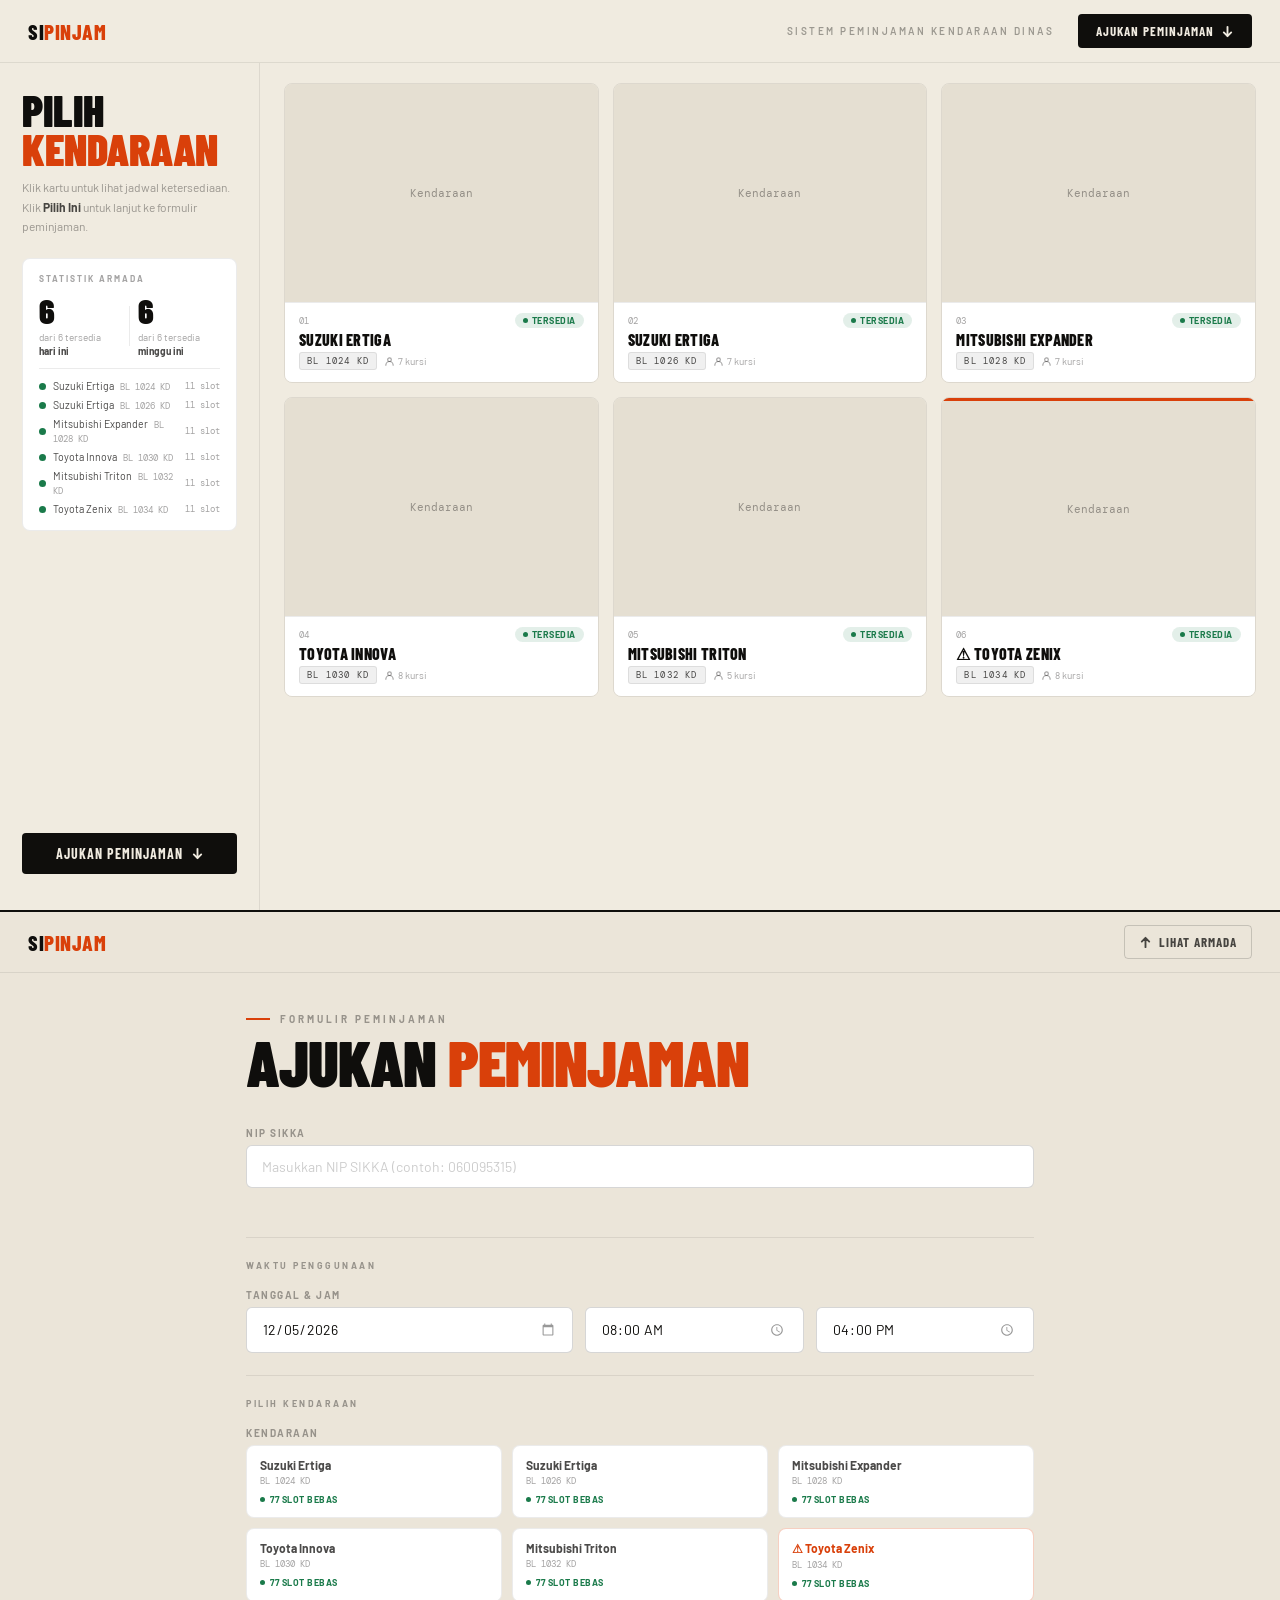
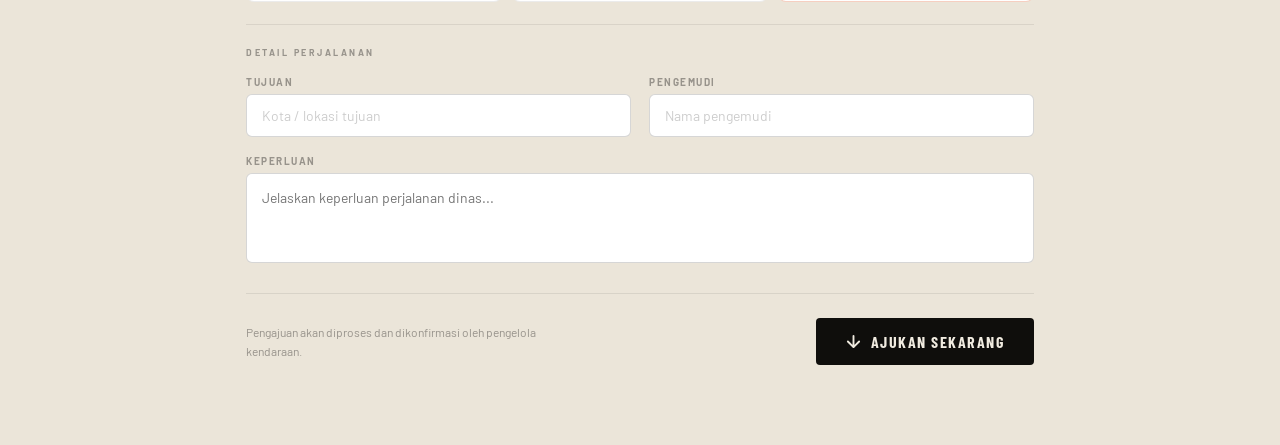
<file: index.html>
<!DOCTYPE html>
<html lang="id">
<head>
<meta charset="UTF-8">
<meta name="viewport" content="width=device-width, initial-scale=1.0">
<title>SIPINJAM — Sistem Peminjaman Kendaraan</title>
<link rel="stylesheet" href="style.css">
</head>
<body>

<!-- FLEET -->
<section class="fleet-section" id="fleet">
  <header class="fleet-header">
    <div class="logo-mark">
      <div class="logo-text">SI<span>PINJAM</span></div>
    </div>
    <div class="header-right">
      <span class="header-tagline">Sistem Peminjaman Kendaraan Dinas</span>
      <a href="#form" class="btn-form">
        Ajukan Peminjaman
        <svg width="13" height="13" viewBox="0 0 14 14" fill="none">
          <path d="M7 2v10M3 8l4 4 4-4" stroke="currentColor" stroke-width="2" stroke-linecap="round" stroke-linejoin="round"/>
        </svg>
      </a>
    </div>
  </header>

  <div class="fleet-body">

    <!-- ── LEFT PANEL: judul + stats + CTA ── -->
    <aside class="fleet-left">

      <div class="fleet-hero pop-in">
        <h1>
          <span class="line1">PILIH</span>
          <span class="line2">KENDARAAN</span>
        </h1>
        <p class="fleet-hero-sub">Klik kartu untuk lihat jadwal ketersediaan. Klik <strong>Pilih Ini</strong> untuk lanjut ke formulir peminjaman.</p>
      </div>

      <!-- SUMMARY ARMADA -->
      <div class="fleet-stats pop-in">
        <div class="stats-label">Statistik Armada</div>
        <div class="stats-row">
          <div class="stat-block">
            <div class="stat-num" id="statTodayNum">—</div>
            <div class="stat-desc">dari 6 tersedia<br><strong>hari ini</strong></div>
          </div>
          <div class="stat-sep"></div>
          <div class="stat-block">
            <div class="stat-num" id="statWeekNum">—</div>
            <div class="stat-desc">dari 6 tersedia<br><strong>minggu ini</strong></div>
          </div>
        </div>
        <div class="stats-vehicle-list" id="statVehicleList"></div>
      </div>

      <a href="#form" class="btn-ajukan pop-in">
        Ajukan Peminjaman
        <svg width="13" height="13" viewBox="0 0 14 14" fill="none">
          <path d="M7 2v10M3 8l4 4 4-4" stroke="currentColor" stroke-width="2" stroke-linecap="round" stroke-linejoin="round"/>
        </svg>
      </a>

    </aside>

    <!-- ── RIGHT PANEL: car grid ── -->
    <div class="fleet-right">
      <!-- scroll hint — hanya muncul di mobile -->
      <div class="carousel-scroll-hint" id="carouselHint">
        <div class="scroll-dots" id="scrollDots"></div>
        Geser untuk lihat semua →
      </div>
      <!-- container: grid di desktop, carousel di mobile -->
      <div class="car-container" id="carCarousel"></div>
    </div>

  </div>
</section>

<!-- FORM -->
<section class="form-section" id="form">
  <div class="form-topbar">
    <div class="logo-mark">
      <div class="logo-text">SI<span>PINJAM</span></div>
    </div>
    <div class="form-topbar-right">
      <a href="#fleet" class="btn-back">
        <svg width="13" height="13" viewBox="0 0 14 14" fill="none">
          <path d="M7 12V2M3 6l4-4 4 4" stroke="currentColor" stroke-width="2" stroke-linecap="round" stroke-linejoin="round"/>
        </svg>
        Lihat Armada
      </a>
    </div>
  </div>

  <div class="form-body">
    <div class="form-eyebrow pop-in">Formulir Peminjaman</div>
    <h2 class="form-heading pop-in">AJUKAN <span>PEMINJAMAN</span></h2>

    <div class="form-grid">

      <div class="form-group full pop-in">
        <label class="form-label">NIP SIKKA</label>
        <div class="input-wrap">
          <input type="text" id="nipInput"
                 placeholder="Masukkan NIP SIKKA (contoh: 060095315)"
                 autocomplete="off"
                 inputmode="numeric"
                 maxlength="20">
          <div class="nip-status" id="nipStatus"></div>
        </div>
      </div>

      <hr class="form-divider">
      <div class="form-section-label pop-in">Waktu Penggunaan</div>

      <div class="form-group full pop-in">
        <label class="form-label">Tanggal &amp; Jam</label>
        <div class="datetime-row">
          <input type="date" id="tglPinjam">
          <input type="time" id="jamMulai">
          <input type="time" id="jamSelesai">
        </div>
      </div>

      <hr class="form-divider">
      <div class="form-section-label pop-in">Pilih Kendaraan</div>

      <div class="form-group full pop-in">
        <label class="form-label">Kendaraan</label>
        <div class="car-select-grid" id="carSelectGrid"></div>
      </div>

      <hr class="form-divider">
      <div class="form-section-label pop-in">Detail Perjalanan</div>

      <div class="form-group pop-in">
        <label class="form-label">Tujuan</label>
        <input type="text" id="tujuan" placeholder="Kota / lokasi tujuan">
      </div>
      <div class="form-group pop-in">
        <label class="form-label">Pengemudi</label>
        <input type="text" id="pengemudi" placeholder="Nama pengemudi">
      </div>
      <div class="form-group full pop-in">
        <label class="form-label">Keperluan</label>
        <textarea id="keperluan" placeholder="Jelaskan keperluan perjalanan dinas..."></textarea>
      </div>

      <div class="submit-row pop-in">
        <p class="submit-note">Pengajuan akan diproses dan dikonfirmasi oleh pengelola kendaraan.</p>
        <button class="btn-submit" onclick="submitForm()">
          <svg width="15" height="15" viewBox="0 0 16 16" fill="none">
            <path d="M8 2v12M2 8l6 6 6-6" stroke="currentColor" stroke-width="2" stroke-linecap="round" stroke-linejoin="round"/>
          </svg>
          Ajukan Sekarang
        </button>
      </div>

    </div>
  </div>
</section>

<div class="toast" id="toast">
  <div class="toast-icon">✓</div>
  <div class="toast-text">
    <strong>Pengajuan Terkirim!</strong>
    <span id="toastMsg">Menunggu konfirmasi pengelola</span>
  </div>
</div>

<script>
// ─── CONFIG ─────────────────────────────────────────────
const SUPABASE_URL = 'https://mjlkrhqndhvfogrqzksx.supabase.co';
const SUPABASE_KEY = 'eyJhbGciOiJIUzI1NiIsInR5cCI6IkpXVCJ9.eyJpc3MiOiJzdXBhYmFzZSIsInJlZiI6Im1qbGtyaHFuZGh2Zm9ncnF6a3N4Iiwicm9sZSI6ImFub24iLCJpYXQiOjE3Nzk0MzM1NTQsImV4cCI6MjA5NTAwOTU1NH0.afDALYTv_VOA5s4o-QgniCCHleNUb2INrQcur6ix-RQ';

// ─── VEHICLES ───────────────────────────────────────────
const STORAGE_BASE = `${SUPABASE_URL}/storage/v1/object/public/mobil-photos`;
const MOBIL = [
  { id: 1, nama: "Suzuki Ertiga",       plat: "BL 1024 KD", kapasitas: 7, img: `${STORAGE_BASE}/ertiga-1024.jpg`   },
  { id: 2, nama: "Suzuki Ertiga",       plat: "BL 1026 KD", kapasitas: 7, img: `${STORAGE_BASE}/ertiga-1026.jpg`   },
  { id: 3, nama: "Mitsubishi Expander", plat: "BL 1028 KD", kapasitas: 7, img: `${STORAGE_BASE}/expander-1028.jpg` },
  { id: 4, nama: "Toyota Innova",       plat: "BL 1030 KD", kapasitas: 8, img: `${STORAGE_BASE}/innova-1030.jpg`   },
  { id: 5, nama: "Mitsubishi Triton",   plat: "BL 1032 KD", kapasitas: 5, img: `${STORAGE_BASE}/triton-1032.jpg`   },
  { id: 6, nama: "Toyota Zenix",        plat: "BL 1034 KD", kapasitas: 8, img: `${STORAGE_BASE}/zenix-1034.jpg`, darurat: true },
];

const DAYS  = ['Sen','Sel','Rab','Kam','Jum','Sab','Min'];
const HOURS = ['07','08','09','10','11','12','13','14','15','16','17'];

const BOOKINGS = (() => {
  const b = {};
  MOBIL.forEach(m => {
    b[m.id] = {};
    DAYS.forEach((d, di) => {
      b[m.id][di] = {};
      HOURS.forEach(h => { b[m.id][di][h] = false; });
    });
  });
  return b;
})();

// Cek apakah kita di mode desktop (grid) atau mobile (carousel)
function isDesktop() { return window.innerWidth > 900; }

// ─── STATS ───────────────────────────────────────────────
function updateStats() {
  const todayIdx = (new Date().getDay() + 6) % 7; // Mon=0, ..., Sun=6
  let todayFree = 0, weekFree = 0;

  const vehicleItems = MOBIL.map(m => {
    // Hari ini: punya minimal 1 slot bebas
    const freeTodaySlots = HOURS.filter(h => !BOOKINGS[m.id][todayIdx][h]).length;
    const isFreeTodayAny = freeTodaySlots > 0;
    if (isFreeTodayAny) todayFree++;

    // Minggu ini: > 40% slot bebas
    let freeTotal = 0;
    const totalSlots = DAYS.length * HOURS.length;
    DAYS.forEach((d, di) => HOURS.forEach(h => { if (!BOOKINGS[m.id][di][h]) freeTotal++; }));
    const isFreeMinggu = freeTotal > totalSlots * 0.4;
    if (isFreeMinggu) weekFree++;

    return { m, isFreeTodayAny, freeTodaySlots, isFreeMinggu };
  });

  document.getElementById('statTodayNum').textContent = `${todayFree}`;
  document.getElementById('statWeekNum').textContent  = `${weekFree}`;

  // Vehicle list per kendaraan
  const listEl = document.getElementById('statVehicleList');
  listEl.innerHTML = vehicleItems.map(({ m, isFreeTodayAny, freeTodaySlots }) => `
    <div class="stat-vehicle-item">
      <span class="stat-vehicle-dot ${isFreeTodayAny ? 'free' : 'busy'}"></span>
      <span class="stat-vehicle-name">${m.nama} <span class="stat-vehicle-plat">${m.plat}</span></span>
      <span class="stat-vehicle-slots">${isFreeTodayAny ? freeTodaySlots + ' slot' : 'Penuh'}</span>
    </div>
  `).join('');
}

// ─── RENDER CARDS ───────────────────────────────────────
function renderCards() {
  const container  = document.getElementById('carCarousel');
  const selectGrid = document.getElementById('carSelectGrid');
  container.innerHTML   = '';
  selectGrid.innerHTML  = '';

  // Scroll dots — hanya relevan di mobile
  const dotsEl = document.getElementById('scrollDots');
  dotsEl.innerHTML = '';
  MOBIL.forEach((_, i) => {
    const d = document.createElement('div');
    d.className = 'scroll-dot' + (i === 0 ? ' active' : '');
    dotsEl.appendChild(d);
  });

  MOBIL.forEach((m, idx) => {
    let freeCount = 0;
    const totalSlots = DAYS.length * HOURS.length;
    DAYS.forEach((d, di) => HOURS.forEach(h => { if (!BOOKINGS[m.id][di][h]) freeCount++; }));
    const isFree = freeCount > totalSlots * 0.4;

    const card = document.createElement('div');
    card.className = 'car-card' + (m.darurat ? ' darurat' : '');
    card.id = `card-${m.id}`;

    const schedRows = HOURS.map(h => `
      <div class="sched-hour-row">
        <div class="sched-hour-label">${h}</div>
        ${DAYS.map((d, di) => `<div class="sched-cell ${BOOKINGS[m.id][di][h] ? 'booked' : 'free'}" title="${d} ${h}:00"></div>`).join('')}
      </div>
    `).join('');

    card.innerHTML = `
      <div class="card-inner">
        <!-- FRONT -->
        <div class="card-face card-front">
          <div class="card-photo">
            <img src="${m.img}" alt="${m.nama}"
                 onerror="this.style.display='none';this.parentElement.innerHTML='<div class=\\'card-photo-placeholder\\'>Kendaraan</div>'">
            <div class="card-flip-hint">
              <svg width="10" height="10" viewBox="0 0 12 12" fill="none">
                <path d="M2 6h8M6 3l3 3-3 3" stroke="currentColor" stroke-width="1.5" stroke-linecap="round" stroke-linejoin="round"/>
              </svg>
              Lihat Jadwal
            </div>
          </div>
          <div class="card-info">
            <div class="card-info-top">
              <div class="card-num">${String(idx+1).padStart(2,'0')}</div>
              <div class="card-avail ${isFree ? 'free' : 'busy'}">${isFree ? 'Tersedia' : 'Sibuk'}</div>
            </div>
            <div class="card-car-name">${m.darurat ? '⚠ ' : ''}${m.nama}</div>
            <div class="card-car-meta">
              <div class="card-plate">${m.plat}</div>
              <div class="card-capacity">
                <svg width="11" height="11" viewBox="0 0 12 12" fill="none">
                  <circle cx="6" cy="4" r="2" stroke="currentColor" stroke-width="1.3"/>
                  <path d="M2 10c0-2.2 1.8-4 4-4s4 1.8 4 4" stroke="currentColor" stroke-width="1.3" stroke-linecap="round"/>
                </svg>
                ${m.kapasitas} kursi
              </div>
            </div>
          </div>
        </div>

        <!-- BACK -->
        <div class="card-face card-back">
          <div class="card-back-content">
            <div class="back-header">
              <div>
                <div class="back-car-name">${m.darurat ? '⚠ ' : ''}${m.nama}</div>
                <div class="back-plate">${m.plat} · ${m.kapasitas} kursi</div>
              </div>
              <div class="back-flip-btn" id="flipbtn-${m.id}">
                <svg width="12" height="12" viewBox="0 0 12 12" fill="none">
                  <path d="M10 6H2M6 9L3 6l3-3" stroke="currentColor" stroke-width="1.5" stroke-linecap="round" stroke-linejoin="round"/>
                </svg>
              </div>
            </div>
            <div class="back-schedule-title">Jadwal Minggu Ini</div>
            <div class="sched-grid">
              <div class="sched-days-row">
                <div></div>
                ${DAYS.map(d => `<div class="sched-day-label">${d}</div>`).join('')}
              </div>
              ${schedRows}
            </div>
            <div class="back-footer">
              <div class="back-legend">
                <div class="legend-chip"><div class="legend-chip-dot free"></div>Tersedia</div>
                <div class="legend-chip"><div class="legend-chip-dot booked"></div>Terpakai</div>
              </div>
              <button class="back-select-btn" id="selbtn-${m.id}">
                <svg width="11" height="11" viewBox="0 0 12 12" fill="none">
                  <path d="M2 6h8M6 2l4 4-4 4" stroke="currentColor" stroke-width="1.6" stroke-linecap="round" stroke-linejoin="round"/>
                </svg>
                Pilih Ini
              </button>
            </div>
          </div>
        </div>
      </div>
    `;

    // Touch logic (mobile)
    let touchStartX = 0, touchStartY = 0, touchMoved = false;
    card.addEventListener('touchstart', (e) => {
      touchStartX = e.touches[0].clientX;
      touchStartY = e.touches[0].clientY;
      touchMoved = false;
    }, { passive: true });
    card.addEventListener('touchmove', (e) => {
      if (Math.abs(e.touches[0].clientX - touchStartX) > 8 ||
          Math.abs(e.touches[0].clientY - touchStartY) > 8) touchMoved = true;
    }, { passive: true });
    card.addEventListener('touchend', (e) => {
      if (touchMoved) return;
      if (e.target.closest(`#flipbtn-${m.id}`) || e.target.closest(`#selbtn-${m.id}`)) return;
      e.preventDefault(); // cegah click event ikut jalan → kartu tidak balik 2x
      card.classList.toggle('flipped');
    });

    // Click logic (desktop)
    card.addEventListener('click', (e) => {
      if (e.target.closest(`#flipbtn-${m.id}`) || e.target.closest(`#selbtn-${m.id}`)) return;
      card.classList.toggle('flipped');
    });

    // Flip-back button
    card.querySelector(`#flipbtn-${m.id}`).addEventListener('click',    (e) => { e.stopPropagation(); card.classList.remove('flipped'); });
    card.querySelector(`#flipbtn-${m.id}`).addEventListener('touchend', (e) => { e.stopPropagation(); e.preventDefault(); card.classList.remove('flipped'); });

    // Pilih Ini
    card.querySelector(`#selbtn-${m.id}`).addEventListener('click', (e) => {
      e.stopPropagation();
      selectCarForm(m.id);
      document.getElementById('form').scrollIntoView({ behavior: 'smooth' });
    });
    card.querySelector(`#selbtn-${m.id}`).addEventListener('touchend', (e) => {
      e.stopPropagation(); e.preventDefault();
      selectCarForm(m.id);
      document.getElementById('form').scrollIntoView({ behavior: 'smooth' });
    });

    container.appendChild(card);
    setTimeout(() => card.classList.add('visible'), 50 + idx * 60);

    // Form option tile
    const opt = document.createElement('div');
    opt.className = 'car-option pop-in' + (m.darurat ? ' darurat' : '');
    opt.id = `caropt-${m.id}`;
    opt.innerHTML = `
      <div class="car-option-name">${m.darurat ? '⚠ ' : ''}${m.nama}</div>
      <div class="car-option-plate">${m.plat}</div>
      <div class="car-option-avail">${freeCount} slot bebas</div>
    `;
    opt.addEventListener('click', () => selectCarForm(m.id));
    selectGrid.appendChild(opt);
  });

  // Scroll dots update — hanya aktif di mobile
  container.addEventListener('scroll', () => {
    if (isDesktop()) return;
    const cardW = container.firstChild ? container.firstChild.offsetWidth : 1;
    const idx = Math.round(container.scrollLeft / cardW);
    document.querySelectorAll('.scroll-dot').forEach((d, i) => {
      d.classList.toggle('active', i === idx);
    });
  });

  // Drag-scroll hanya di mobile
  if (!isDesktop()) enableDragScroll(container);

  updateStats();
}

function enableDragScroll(el) {
  let isDown = false, startX, scrollLeft;
  el.addEventListener('mousedown', (e) => {
    isDown = true; el.style.cursor = 'grabbing';
    startX = e.pageX - el.offsetLeft;
    scrollLeft = el.scrollLeft;
  });
  el.addEventListener('mouseleave', () => { isDown = false; el.style.cursor = 'grab'; });
  el.addEventListener('mouseup',    () => { isDown = false; el.style.cursor = 'grab'; });
  el.addEventListener('mousemove',  (e) => {
    if (!isDown) return;
    e.preventDefault();
    el.scrollLeft = scrollLeft - (e.pageX - el.offsetLeft - startX) * 1.5;
  });
}

// Re-render on resize (desktop ↔ mobile breakpoint)
let resizeTimer;
window.addEventListener('resize', () => {
  clearTimeout(resizeTimer);
  resizeTimer = setTimeout(() => renderCards(), 200);
});

let selectedCarId = null;
function selectCarForm(id) {
  selectedCarId = id;
  document.querySelectorAll('.car-option').forEach(o => o.classList.remove('chosen'));
  document.getElementById(`caropt-${id}`).classList.add('chosen');
  document.querySelectorAll('.car-card').forEach(c => c.classList.remove('selected-card'));
  document.getElementById(`card-${id}`).classList.add('selected-card');
}

// ─── NIP LOOKUP ─────────────────────────────────────────
let nipTimer = null, resolvedNip = null, resolvedNama = null, resolvedSeksi = null;
const nipInput = document.getElementById('nipInput');
const nipStatus = document.getElementById('nipStatus');

function resetLookup() {
  resolvedNip = resolvedNama = resolvedSeksi = null;
  nipStatus.className = 'nip-status';
  nipStatus.innerHTML = '';
}

nipInput.addEventListener('input', function() {
  clearTimeout(nipTimer);
  const val = this.value.trim();
  if (!val) { resetLookup(); return; }
  nipStatus.className = 'nip-status loading';
  nipStatus.innerHTML = '<span class="nip-spinner-inline"></span> Mencari...';

  nipTimer = setTimeout(async () => {
    try {
      const url = `${SUPABASE_URL}/rest/v1/pegawai?nip_sikka=eq.${encodeURIComponent(val)}&select=nama,seksi&limit=1`;
      const res = await fetch(url, {
        headers: { 'apikey': SUPABASE_KEY, 'Authorization': `Bearer ${SUPABASE_KEY}` }
      });

      // Baca sebagai text dulu supaya bisa log raw response
      const raw = await res.text();
      console.log('[NIP lookup] status:', res.status, '| body:', raw);

      if (!res.ok) {
        resetLookup();
        nipStatus.className = 'nip-status error';
        // Tampilkan error asli Supabase supaya bisa didiagnosa
        let msg = raw;
        try { msg = JSON.parse(raw).message || raw; } catch(_){}
        nipStatus.innerHTML = `HTTP ${res.status}: ${msg.slice(0, 120)}`;
        return;
      }

      const data = JSON.parse(raw);
      if (Array.isArray(data) && data.length > 0) {
        resolvedNip   = val;
        resolvedNama  = data[0].nama;
        resolvedSeksi = data[0].seksi;
        nipStatus.className = 'nip-status found';
        nipStatus.innerHTML = `<svg width="13" height="13" viewBox="0 0 14 14" fill="none"><path d="M2.5 7.5l3.5 3.5 5.5-6" stroke="currentColor" stroke-width="2" stroke-linecap="round" stroke-linejoin="round"/></svg> Data ditemukan`;
      } else {
        resetLookup();
        nipStatus.className = 'nip-status error';
        // Tampilkan raw response jika bukan array yang diharapkan
        const hint = Array.isArray(data) ? 'NIP tidak ada di tabel.' : `Resp tidak terduga: ${raw.slice(0,80)}`;
        nipStatus.innerHTML = hint;
      }
    } catch(e) {
      nipStatus.className = 'nip-status error';
      nipStatus.innerHTML = `JS error: ${e.message}`;
    }
  }, 600);
});

// ─── DATE DEFAULTS ─────────────────────────────────────
function setDateDefault() {
  const today = new Date();
  const y  = today.getFullYear();
  const mo = String(today.getMonth()+1).padStart(2,'0');
  const d  = String(today.getDate()).padStart(2,'0');
  document.getElementById('tglPinjam').value  = `${y}-${mo}-${d}`;
  document.getElementById('jamMulai').value   = '08:00';
  document.getElementById('jamSelesai').value = '16:00';
}

// ─── SUBMIT ─────────────────────────────────────────────
async function submitForm() {
  const tgl      = document.getElementById('tglPinjam').value;
  const jamMulai = document.getElementById('jamMulai').value;
  const jamSelesai = document.getElementById('jamSelesai').value;
  const tujuan   = document.getElementById('tujuan').value.trim();
  const pengemudi= document.getElementById('pengemudi').value.trim();
  const keperluan= document.getElementById('keperluan').value.trim();

  if (!resolvedNama) { alert('NIP SIKKA tidak ditemukan. Pastikan NIP benar.'); return; }
  if (!tgl)          { alert('Isi tanggal pinjam.'); return; }
  if (!selectedCarId){ alert('Pilih kendaraan terlebih dahulu.'); return; }

  const mobil = MOBIL.find(m => m.id === selectedCarId);
  const btn   = document.querySelector('.btn-submit');
  btn.disabled = true; btn.textContent = 'Mengirim...';

  try {
    const res = await fetch(`${SUPABASE_URL}/rest/v1/bookings`, {
      method: 'POST',
      headers: {
        'Content-Type': 'application/json',
        'apikey': SUPABASE_KEY,
        'Authorization': `Bearer ${SUPABASE_KEY}`,
        'Prefer': 'return=minimal'
      },
      body: JSON.stringify({
        nip_sikka: resolvedNip, nama: resolvedNama, seksi: resolvedSeksi,
        tanggal: tgl, jam_mulai: jamMulai, jam_selesai: jamSelesai,
        kendaraan: mobil.nama, plat: mobil.plat,
        tujuan, pengemudi, keperluan, status: 'Pending'
      })
    });
    if (!res.ok) throw new Error(await res.text());

    document.getElementById('toastMsg').textContent =
      `${resolvedNama} · ${mobil.nama} · ${new Date(tgl).toLocaleDateString('id-ID',{day:'numeric',month:'short',year:'numeric'})} ${jamMulai}`;
    document.getElementById('toast').classList.add('show');
    setTimeout(() => document.getElementById('toast').classList.remove('show'), 4500);

    nipInput.value = ''; resetLookup();
    ['tujuan','pengemudi','keperluan'].forEach(id => document.getElementById(id).value = '');
    document.querySelectorAll('.car-option').forEach(o => o.classList.remove('chosen'));
    document.querySelectorAll('.car-card').forEach(c => c.classList.remove('selected-card'));
    selectedCarId = null;
    setDateDefault();

  } catch(err) {
    alert('Gagal mengirim: ' + err.message);
  } finally {
    btn.disabled = false;
    btn.innerHTML = `<svg width="15" height="15" viewBox="0 0 16 16" fill="none"><path d="M8 2v12M2 8l6 6 6-6" stroke="currentColor" stroke-width="2" stroke-linecap="round" stroke-linejoin="round"/></svg> Ajukan Sekarang`;
  }
}

// ─── LOAD BOOKINGS ──────────────────────────────────────
async function loadBookings() {
  try {
    const today = new Date();
    const mon = new Date(today);
    mon.setDate(today.getDate() - ((today.getDay() + 6) % 7));
    const sun = new Date(mon); sun.setDate(mon.getDate() + 6);
    const fmt = d => d.toISOString().split('T')[0];
    const res = await fetch(
      `${SUPABASE_URL}/rest/v1/bookings?tanggal=gte.${fmt(mon)}&tanggal=lte.${fmt(sun)}&status=eq.Disetujui&select=tanggal,jam_mulai,jam_selesai,plat`,
      { headers: { 'apikey': SUPABASE_KEY, 'Authorization': `Bearer ${SUPABASE_KEY}` } }
    );
    if (!res.ok) return;
    const data = await res.json();
    data.forEach(b => {
      const mobil = MOBIL.find(m => m.plat === b.plat);
      if (!mobil) return;
      const tglDate = new Date(b.tanggal + 'T00:00:00');
      const monDate = new Date(mon.toISOString().split('T')[0] + 'T00:00:00');
      const diffDays = Math.round((tglDate - monDate) / 86400000);
      if (diffDays < 0 || diffDays > 6) return;
      const startH = parseInt(b.jam_mulai), endH = parseInt(b.jam_selesai);
      HOURS.forEach(h => { if (parseInt(h) >= startH && parseInt(h) < endH) BOOKINGS[mobil.id][diffDays][h] = true; });
    });
  } catch(e) { console.warn('Gagal load bookings:', e); }
}

// ─── SCROLL ANIMATION ───────────────────────────────────
function initScrollAnimations() {
  const obs = new IntersectionObserver((entries) => {
    entries.forEach(e => { if (e.isIntersecting) { e.target.classList.add('visible'); obs.unobserve(e.target); } });
  }, { threshold: 0.12, rootMargin: '0px 0px -40px 0px' });
  document.querySelectorAll('.pop-in').forEach(el => obs.observe(el));
}

// ─── INIT ───────────────────────────────────────────────
setDateDefault();
loadBookings().then(() => {
  renderCards();
  requestAnimationFrame(() => initScrollAnimations());
});

setInterval(() => {
  MOBIL.forEach(m => DAYS.forEach((d,di) => HOURS.forEach(h => { BOOKINGS[m.id][di][h] = false; })));
  loadBookings().then(() => renderCards());
}, 60000);
</script>
</body>
</html>
</file>
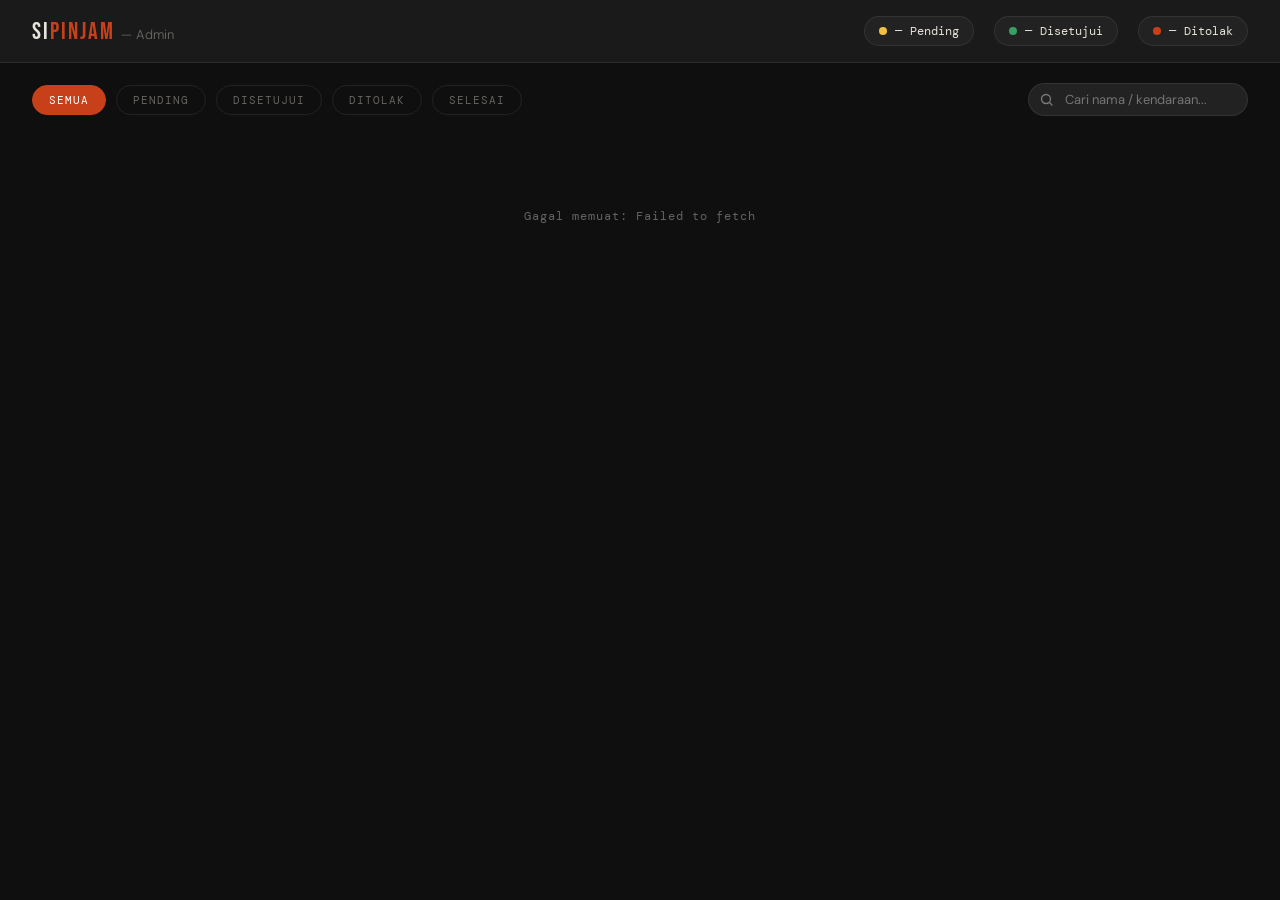
<file: admin.html>
<!DOCTYPE html>
<html lang="id">
<head>
<meta charset="UTF-8">
<meta name="viewport" content="width=device-width, initial-scale=1.0">
<title>SIPINJAM — Admin</title>
<link href="https://fonts.googleapis.com/css2?family=Bebas+Neue&family=DM+Sans:ital,wght@0,300;0,400;0,500;0,700&family=DM+Mono:wght@400;500&display=swap" rel="stylesheet">
<link rel="stylesheet" href="admin.css">
</head>
<body>

<div class="topbar">
  <div class="logo">SI<span>PINJAM</span> <span style="font-size:13px;color:var(--muted);font-family:'DM Sans';font-weight:300;letter-spacing:0">— Admin</span></div>
  <div class="topbar-right">
    <div class="stat-pill"><div class="dot dot-pending"></div><span id="cnt-pending">—</span> Pending</div>
    <div class="stat-pill"><div class="dot dot-approved"></div><span id="cnt-approved">—</span> Disetujui</div>
    <div class="stat-pill"><div class="dot dot-rejected"></div><span id="cnt-rejected">—</span> Ditolak</div>
  </div>
</div>

<div class="filter-bar">
  <button class="filter-btn active" onclick="setFilter('Semua', this)">SEMUA</button>
  <button class="filter-btn" onclick="setFilter('Pending', this)">PENDING</button>
  <button class="filter-btn" onclick="setFilter('Disetujui', this)">DISETUJUI</button>
  <button class="filter-btn" onclick="setFilter('Ditolak', this)">DITOLAK</button>
  <button class="filter-btn" onclick="setFilter('Selesai', this)">SELESAI</button>
  <div class="search-wrap">
    <svg width="14" height="14" viewBox="0 0 14 14" fill="none">
      <circle cx="6" cy="6" r="4.5" stroke="white" stroke-width="1.3"/>
      <path d="M9.5 9.5L12 12" stroke="white" stroke-width="1.3" stroke-linecap="round"/>
    </svg>
    <input type="text" id="searchInput" placeholder="Cari nama / kendaraan..." oninput="renderTable()">
  </div>
</div>

<div class="last-refresh" id="lastRefresh"></div>

<div class="table-wrap">
  <div class="loading" id="loadingState">MEMUAT DATA...</div>
  <table id="mainTable" style="display:none">
    <thead>
      <tr>
        <th>#</th>
        <th>NAMA / NIP</th>
        <th>KENDARAAN</th>
        <th>WAKTU</th>
        <th>TUJUAN / KEPERLUAN</th>
        <th>STATUS</th>
        <th>AKSI</th>
      </tr>
    </thead>
    <tbody id="tableBody"></tbody>
  </table>
  <div class="empty" id="emptyState" style="display:none">
    <svg width="48" height="48" viewBox="0 0 48 48" fill="none">
      <rect x="8" y="12" width="32" height="28" rx="3" stroke="white" stroke-width="2"/>
      <path d="M16 20h16M16 28h10" stroke="white" stroke-width="2" stroke-linecap="round"/>
    </svg>
    <div>Tidak ada pengajuan ditemukan</div>
  </div>
</div>

<div class="toast" id="toast">
  <div class="toast-icon" id="toastIcon">✓</div>
  <div id="toastMsg">—</div>
</div>

<script>
// ══════════════════════════════════════════════════════
// SUPABASE CONFIG — sama dengan index.html
// ══════════════════════════════════════════════════════
const SUPABASE_URL = 'https://mjlkrhqndhvfogrqzksx.supabase.co';
const SUPABASE_KEY = 'sb_publishable_p0JUgSQQFDE3I14pK53mOg_2YXf050m';

const HEADERS = {
  'apikey':        SUPABASE_KEY,
  'Authorization': `Bearer ${SUPABASE_KEY}`,
  'Content-Type':  'application/json'
};

let allData    = [];
let activeFilter = 'Semua';

// ── FETCH ALL BOOKINGS ──────────────────────────────
async function fetchBookings() {
  const res = await fetch(
    `${SUPABASE_URL}/rest/v1/bookings?order=timestamp.desc&select=*`,
    { headers: HEADERS }
  );
  if (!res.ok) throw new Error(await res.text());
  return res.json();
}

// ── UPDATE STATUS ───────────────────────────────────
async function updateStatus(id, status) {
  const res = await fetch(
    `${SUPABASE_URL}/rest/v1/bookings?id=eq.${id}`,
    {
      method: 'PATCH',
      headers: { ...HEADERS, 'Prefer': 'return=minimal' },
      body: JSON.stringify({ status })
    }
  );
  if (!res.ok) throw new Error(await res.text());
}

// ── FORMAT HELPERS ──────────────────────────────────
function fmtDate(d) {
  if (!d) return '—';
  const dt = new Date(d + 'T00:00:00');
  return dt.toLocaleDateString('id-ID', { day: 'numeric', month: 'short', year: 'numeric' });
}
function fmtTs(ts) {
  if (!ts) return '—';
  return new Date(ts).toLocaleString('id-ID', { day: 'numeric', month: 'short', year: 'numeric', hour: '2-digit', minute: '2-digit' });
}
function badgeHtml(status) {
  const map = {
    'Pending':   ['badge-pending',  '●'],
    'Disetujui': ['badge-approved', '✓'],
    'Ditolak':   ['badge-rejected', '✕'],
    'Selesai':   ['badge-done',     '■'],
  };
  const [cls, icon] = map[status] || ['badge-pending', '●'];
  return `<span class="badge ${cls}">${icon} ${status}</span>`;
}
function actionsHtml(row) {
  if (row.status === 'Pending') {
    return `
      <div class="actions">
        <button class="btn-acc"   onclick="doAction(${row.id},'Disetujui')">✓ Setujui</button>
        <button class="btn-tolak" onclick="doAction(${row.id},'Ditolak')">✕ Tolak</button>
      </div>`;
  }
  if (row.status === 'Disetujui') {
    return `
      <div class="actions">
        <button class="btn-selesai" onclick="doAction(${row.id},'Selesai')">■ Selesai</button>
        <button class="btn-tolak"   onclick="doAction(${row.id},'Ditolak')">✕ Tolak</button>
      </div>`;
  }
  return `<div class="actions"><span style="font-size:11px;color:var(--muted);font-family:'DM Mono'">—</span></div>`;
}

// ── RENDER TABLE ────────────────────────────────────
function renderTable() {
  const q = document.getElementById('searchInput').value.toLowerCase().trim();
  let rows = allData;

  if (activeFilter !== 'Semua') {
    rows = rows.filter(r => r.status === activeFilter);
  }
  if (q) {
    rows = rows.filter(r =>
      (r.nama       || '').toLowerCase().includes(q) ||
      (r.kendaraan  || '').toLowerCase().includes(q) ||
      (r.plat       || '').toLowerCase().includes(q) ||
      (r.seksi      || '').toLowerCase().includes(q) ||
      (r.tujuan     || '').toLowerCase().includes(q)
    );
  }

  const tbody = document.getElementById('tableBody');
  if (rows.length === 0) {
    document.getElementById('mainTable').style.display = 'none';
    document.getElementById('emptyState').style.display = 'block';
    return;
  }
  document.getElementById('mainTable').style.display = 'table';
  document.getElementById('emptyState').style.display = 'none';

  tbody.innerHTML = rows.map((r, i) => `
    <tr id="row-${r.id}">
      <td class="td-no">${i + 1}</td>
      <td class="td-nama">
        <strong>${r.nama || '—'}</strong>
        <span>${r.nip || ''} · ${r.seksi || ''}</span>
      </td>
      <td class="td-kendaraan">
        <strong>${r.kendaraan || '—'}</strong>
        <span>${r.plat || ''}</span>
      </td>
      <td class="td-waktu">
        <strong>${fmtDate(r.tanggal)}</strong>
        ${r.jam_mulai || '?'} – ${r.jam_selesai || '?'}
        <br><span style="font-size:10px;opacity:.5">${fmtTs(r.timestamp)}</span>
      </td>
      <td class="td-tujuan">
        <div>${r.tujuan || '—'}</div>
        <div class="keperluan">${r.keperluan || ''}</div>
      </td>
      <td>${badgeHtml(r.status)}</td>
      <td>${actionsHtml(r)}</td>
    </tr>
  `).join('');
}

// ── UPDATE COUNTS ────────────────────────────────────
function updateCounts() {
  document.getElementById('cnt-pending').textContent  = allData.filter(r => r.status === 'Pending').length;
  document.getElementById('cnt-approved').textContent = allData.filter(r => r.status === 'Disetujui').length;
  document.getElementById('cnt-rejected').textContent = allData.filter(r => r.status === 'Ditolak').length;
}

// ── ACTION ───────────────────────────────────────────
async function doAction(id, status) {
  const row = document.getElementById(`row-${id}`);
  if (row) row.style.opacity = '0.4';

  try {
    await updateStatus(id, status);
    const idx = allData.findIndex(r => r.id === id);
    if (idx > -1) allData[idx].status = status;
    updateCounts();
    renderTable();
    showToast(
      status === 'Disetujui' ? '✓' : status === 'Ditolak' ? '✕' : '■',
      `Pengajuan ${status === 'Disetujui' ? 'disetujui' : status === 'Ditolak' ? 'ditolak' : 'ditandai selesai'}`
    );
  } catch (e) {
    if (row) row.style.opacity = '1';
    showToast('!', 'Gagal: ' + e.message);
  }
}

// ── FILTER ───────────────────────────────────────────
function setFilter(f, btn) {
  activeFilter = f;
  document.querySelectorAll('.filter-btn').forEach(b => {
    b.classList.remove('active', 'active-green');
  });
  btn.classList.add('active');
  renderTable();
}

// ── TOAST ────────────────────────────────────────────
function showToast(icon, msg) {
  document.getElementById('toastIcon').textContent = icon;
  document.getElementById('toastMsg').textContent  = msg;
  const t = document.getElementById('toast');
  t.classList.add('show');
  setTimeout(() => t.classList.remove('show'), 3000);
}

// ── LOAD ─────────────────────────────────────────────
async function load() {
  try {
    allData = await fetchBookings();
    document.getElementById('loadingState').style.display = 'none';
    updateCounts();
    renderTable();
    document.getElementById('lastRefresh').textContent =
      'Terakhir diperbarui: ' + new Date().toLocaleTimeString('id-ID');
  } catch (e) {
    document.getElementById('loadingState').textContent = 'Gagal memuat: ' + e.message;
  }
}

// ── GRANT UPDATE untuk anon (jalankan SQL ini di Supabase jika belum):
// GRANT UPDATE ON public.bookings TO anon;
// ─────────────────────────────────────────

load();
// Auto-refresh tiap 30 detik
setInterval(load, 30000);
</script>
</body>
</html>
</file>
<file: style.css>
/* ═══════════════════════════════════════
   SIPINJAM — style.css v3
   Layout: sidebar kiri + grid 3×2 kanan di desktop
   Mobile: collapsed top + carousel
═══════════════════════════════════════ */

@import url('https://fonts.googleapis.com/css2?family=Barlow+Condensed:ital,wght@0,400;0,600;0,700;0,800;0,900;1,700&family=Barlow:wght@400;500;600;700&family=DM+Mono:wght@400;500&display=swap');

:root {
  --bg:          #f0ebe0;
  --bg2:         #ebe5d9;
  --surface:     #ffffff;
  --surface2:    #f7f3ec;
  --border:      rgba(0,0,0,0.08);
  --border2:     rgba(0,0,0,0.16);
  --ink:         #0f0e0c;
  --ink2:        rgba(15,14,12,0.75);
  --muted:       rgba(15,14,12,0.38);
  --accent:      #d9400a;
  --accent2:     #b83008;
  --accent-glow: rgba(217,64,10,0.25);
  --green:       #1a7a4a;
  --green-dim:   rgba(26,122,74,0.12);
  --red:         #d9400a;
  --red-dim:     rgba(217,64,10,0.1);
  --amber:       #b87a00;
  --amber-dim:   rgba(184,122,0,0.1);
  --r: 8px;
}

*, *::before, *::after { margin: 0; padding: 0; box-sizing: border-box; }
html { scroll-behavior: smooth; }
body {
  font-family: 'Barlow', sans-serif;
  background: var(--bg);
  color: var(--ink);
  overflow-x: hidden;
  -webkit-font-smoothing: antialiased;
}

/* ═══════════ HEADER ═══════════ */
.fleet-section { background: var(--bg); }

.fleet-header {
  padding: 14px 28px;
  display: flex; align-items: center; justify-content: space-between; gap: 20px;
  flex-wrap: wrap;
  border-bottom: 1px solid var(--border);
  position: sticky; top: 0; z-index: 20;
  background: rgba(240,235,224,0.95);
  backdrop-filter: blur(12px);
}
.logo-mark { display: flex; align-items: center; gap: 10px; }
.logo-text {
  font-family: 'Barlow Condensed', sans-serif;
  font-weight: 800; font-size: 21px;
  letter-spacing: 0.5px; text-transform: uppercase; color: var(--ink);
}
.logo-text span { color: var(--accent); }
.header-right { display: flex; align-items: center; gap: 24px; }
.header-tagline {
  font-size: 10px; font-weight: 600; letter-spacing: 2.5px;
  text-transform: uppercase; color: var(--muted);
}
.btn-form {
  display: inline-flex; align-items: center; gap: 7px;
  padding: 9px 18px; background: var(--ink); color: var(--bg);
  border-radius: 4px; font-family: 'Barlow Condensed', sans-serif;
  font-size: 13px; font-weight: 700; letter-spacing: 1px;
  text-decoration: none; text-transform: uppercase; transition: all .2s;
}
.btn-form:hover { background: var(--accent); transform: translateY(-1px); }

/* ═══════════ FLEET BODY — desktop grid layout ═══════════ */
.fleet-body {
  display: grid;
  /* kiri: panel judul 260px | kanan: grid kartu */
  grid-template-columns: 260px 1fr;
  min-height: calc(100vh - 53px);
}

/* ── LEFT PANEL ── */
.fleet-left {
  border-right: 1px solid var(--border);
  padding: 28px 22px 36px;
  display: flex; flex-direction: column; gap: 22px;
  position: sticky;
  top: 53px; /* tinggi header */
  height: calc(100vh - 53px);
  overflow-y: auto;
  scrollbar-width: none;
}
.fleet-left::-webkit-scrollbar { display: none; }

/* Hero title — jauh lebih kecil dari versi awal */
.fleet-hero h1 {
  font-family: 'Barlow Condensed', sans-serif;
  font-weight: 900;
  font-size: clamp(28px, 3.5vw, 44px);
  line-height: 0.88; letter-spacing: -0.5px; text-transform: uppercase;
}
.fleet-hero h1 .line1 { color: var(--ink); display: block; }
.fleet-hero h1 .line2 { color: var(--accent); display: block; }
.fleet-hero-sub {
  margin-top: 10px; font-size: 12px; color: var(--muted); line-height: 1.6;
}
.fleet-hero-sub strong { color: var(--ink2); }

/* Stats block */
.fleet-stats {
  background: var(--surface);
  border: 1px solid var(--border);
  border-radius: var(--r);
  padding: 14px 16px;
  display: flex; flex-direction: column; gap: 10px;
}
.stats-label {
  font-size: 8.5px; font-weight: 700; letter-spacing: 2px;
  text-transform: uppercase; color: var(--muted);
}
.stats-row {
  display: flex; align-items: center; gap: 8px;
}
.stat-block { flex: 1; }
.stat-num {
  font-family: 'Barlow Condensed', sans-serif;
  font-weight: 900; font-size: 34px; line-height: 1;
  color: var(--ink); letter-spacing: -1px;
}
.stat-desc {
  font-size: 10px; color: var(--muted); line-height: 1.4; margin-top: 2px;
}
.stat-desc strong { color: var(--ink2); font-weight: 700; }
.stat-sep {
  width: 1px; height: 40px; background: var(--border); flex-shrink: 0;
}

/* Per-vehicle list */
.stats-vehicle-list {
  display: flex; flex-direction: column; gap: 5px;
  border-top: 1px solid var(--border);
  padding-top: 10px;
}
.stat-vehicle-item {
  display: flex; align-items: center; gap: 7px;
  font-size: 10.5px; color: var(--ink2);
}
.stat-vehicle-dot {
  width: 7px; height: 7px; border-radius: 50%; flex-shrink: 0;
  animation: ping 2s ease-in-out infinite;
}
.stat-vehicle-dot.free  { background: var(--green); }
.stat-vehicle-dot.busy  { background: var(--red); animation: none; opacity: 0.5; }
.stat-vehicle-name { flex: 1; }
.stat-vehicle-plat {
  font-family: 'DM Mono', monospace; font-size: 9px;
  color: var(--muted); margin-left: 4px;
}
.stat-vehicle-slots {
  font-family: 'DM Mono', monospace; font-size: 9px; color: var(--muted); flex-shrink: 0;
}

/* Ajukan button di left panel */
.btn-ajukan {
  display: inline-flex; align-items: center; justify-content: center; gap: 8px;
  padding: 12px 20px; background: var(--ink); color: var(--bg);
  border-radius: 4px; font-family: 'Barlow Condensed', sans-serif;
  font-size: 14px; font-weight: 700; letter-spacing: 1px;
  text-decoration: none; text-transform: uppercase; transition: all .2s;
  margin-top: auto; /* dorong ke bawah */
}
.btn-ajukan:hover { background: var(--accent); transform: translateY(-1px); }

/* ── RIGHT PANEL ── */
.fleet-right {
  padding: 20px 24px 32px;
  overflow: hidden;
}

/* Scroll hint — HANYA desktop hide, mobile show */
.carousel-scroll-hint { display: none; }

/* ── CAR CONTAINER: GRID di desktop ── */
.car-container {
  display: grid;
  grid-template-columns: repeat(3, 1fr);
  gap: 14px;
}

/* ═══════════ FLIP CARD ═══════════ */
.car-card {
  /* Grid mode: width dari grid, no min-width needed */
  width: 100%;
  height: 300px;
  perspective: 1200px;
  cursor: pointer;
  border-radius: var(--r);
  overflow: hidden;
  border: 1px solid var(--border);
  opacity: 0;
  transform: translateY(20px);
  transition:
    opacity .45s cubic-bezier(.22,1,.36,1),
    transform .45s cubic-bezier(.22,1,.36,1),
    box-shadow .2s;
}
.car-card.visible { opacity: 1; transform: translateY(0); }
.car-card:hover   { box-shadow: 0 8px 28px rgba(0,0,0,0.1); }
.car-card:nth-child(1){ transition-delay: .03s; }
.car-card:nth-child(2){ transition-delay: .08s; }
.car-card:nth-child(3){ transition-delay: .13s; }
.car-card:nth-child(4){ transition-delay: .18s; }
.car-card:nth-child(5){ transition-delay: .23s; }
.car-card:nth-child(6){ transition-delay: .28s; }

.card-inner {
  position: relative; width: 100%; height: 100%;
  transform-style: preserve-3d;
  transition: transform .65s cubic-bezier(.645,.045,.355,1);
}
.car-card.flipped .card-inner { transform: rotateY(180deg); }

.card-face {
  position: absolute; inset: 0;
  backface-visibility: hidden;
  -webkit-backface-visibility: hidden;
  overflow: hidden;
}

/* FRONT */
.card-front {
  background: var(--surface2);
  display: flex; flex-direction: column;
}
.card-photo { flex: 1; overflow: hidden; position: relative; background: #e5dfd2; }
.card-photo img {
  width: 100%; height: 100%;
  object-fit: cover; object-position: center 55%;
  display: block;
  transition: transform .6s cubic-bezier(.25,.46,.45,.94);
}
.car-card:hover .card-photo img { transform: scale(1.04); }
.card-photo-placeholder {
  width: 100%; height: 100%;
  display: flex; align-items: center; justify-content: center;
  color: var(--muted); font-size: 11px; font-family: 'DM Mono', monospace;
}
.card-flip-hint {
  position: absolute; bottom: 8px; right: 8px;
  display: inline-flex; align-items: center; gap: 4px;
  padding: 4px 9px; background: rgba(15,14,12,0.6);
  backdrop-filter: blur(4px); color: white; border-radius: 20px;
  font-size: 9px; font-weight: 600; pointer-events: none;
  opacity: 0; transition: opacity .2s;
}
.car-card:hover .card-flip-hint { opacity: 1; }

.card-info {
  padding: 10px 14px 12px;
  background: var(--surface);
  border-top: 1px solid var(--border);
  flex-shrink: 0;
}
.card-info-top { display: flex; justify-content: space-between; align-items: center; margin-bottom: 4px; }
.card-num { font-family: 'DM Mono', monospace; font-size: 9px; color: var(--muted); }
.card-avail {
  display: flex; align-items: center; gap: 4px;
  font-size: 9px; font-weight: 700; padding: 2px 8px; border-radius: 20px;
  letter-spacing: 0.5px; text-transform: uppercase;
}
.card-avail.free { background: var(--green-dim); color: var(--green); }
.card-avail.busy { background: var(--red-dim); color: var(--red); }
.card-avail::before {
  content: ''; width: 5px; height: 5px; border-radius: 50%; background: currentColor;
  animation: ping 2s ease-in-out infinite;
}
@keyframes ping {
  0%,100% { opacity:1; transform:scale(1); }
  50%      { opacity:.5; transform:scale(.7); }
}
.card-car-name {
  font-family: 'Barlow Condensed', sans-serif;
  font-weight: 800; font-size: 16px; color: var(--ink);
  letter-spacing: 0.3px; line-height: 1; text-transform: uppercase;
}
.card-car-meta { display: flex; align-items: center; gap: 7px; flex-wrap: wrap; margin-top: 4px; }
.card-plate {
  font-family: 'DM Mono', monospace; font-size: 9px; color: var(--ink2);
  background: rgba(0,0,0,0.06); border: 1px solid var(--border);
  padding: 2px 7px; border-radius: 3px; letter-spacing: 1.2px;
}
.card-capacity {
  font-size: 10px; color: var(--muted);
  display: flex; align-items: center; gap: 3px;
}
.car-card.darurat .card-front { border-top: 3px solid var(--accent); }

/* BACK */
.card-back {
  transform: rotateY(180deg); background: var(--surface);
  border: none;
}
.card-back-content {
  position: absolute; inset: 0; padding: 14px;
  display: flex; flex-direction: column; gap: 8px; overflow: hidden;
}
.back-header { display: flex; justify-content: space-between; align-items: flex-start; flex-shrink: 0; }
.back-car-name {
  font-family: 'Barlow Condensed', sans-serif;
  font-weight: 800; font-size: 14px; color: var(--ink); text-transform: uppercase;
}
.back-plate { font-family: 'DM Mono', monospace; font-size: 8.5px; color: var(--muted); margin-top: 2px; }
.back-flip-btn {
  width: 26px; height: 26px; border-radius: 5px;
  background: rgba(0,0,0,0.05); border: 1px solid var(--border);
  display: flex; align-items: center; justify-content: center;
  cursor: pointer; transition: background .18s; flex-shrink: 0;
}
.back-flip-btn:hover { background: rgba(0,0,0,0.1); }
.back-schedule-title {
  font-size: 7.5px; font-weight: 700; letter-spacing: 2px; text-transform: uppercase;
  color: var(--muted); display: flex; align-items: center; gap: 8px; flex-shrink: 0;
}
.back-schedule-title::after { content: ''; flex: 1; height: 1px; background: var(--border); }

.sched-grid { flex: 1; overflow: hidden; display: flex; flex-direction: column; gap: 2px; }
.sched-days-row { display: grid; grid-template-columns: 24px repeat(7,1fr); gap: 2px; margin-bottom: 2px; }
.sched-day-label {
  font-family: 'DM Mono', monospace; font-size: 6.5px; color: var(--muted);
  text-align: center; letter-spacing: 0.2px; text-transform: uppercase;
}
.sched-hour-row { display: grid; grid-template-columns: 24px repeat(7,1fr); gap: 2px; }
.sched-hour-label {
  font-family: 'DM Mono', monospace; font-size: 6.5px; color: rgba(0,0,0,0.2);
  text-align: right; padding-right: 3px; display: flex; align-items: center; justify-content: flex-end;
}
.sched-cell { height: 12px; border-radius: 2px; }
.sched-cell.free   { background: rgba(26,122,74,0.2);  border: 1px solid rgba(26,122,74,0.1); }
.sched-cell.booked { background: rgba(217,64,10,0.22); border: 1px solid rgba(217,64,10,0.1); }

.back-footer {
  flex-shrink: 0; display: flex; align-items: center; justify-content: space-between;
  padding-top: 8px; border-top: 1px solid var(--border);
}
.back-legend { display: flex; gap: 10px; }
.legend-chip { display: flex; align-items: center; gap: 4px; font-size: 8.5px; color: var(--muted); }
.legend-chip-dot { width: 7px; height: 7px; border-radius: 2px; }
.legend-chip-dot.free   { background: rgba(26,122,74,0.45); }
.legend-chip-dot.booked { background: rgba(217,64,10,0.5); }

.back-select-btn {
  display: inline-flex; align-items: center; gap: 5px;
  padding: 7px 13px; background: var(--ink); color: var(--bg);
  border: none; border-radius: 4px; font-family: 'Barlow Condensed', sans-serif;
  font-size: 12px; font-weight: 700; letter-spacing: 1px; text-transform: uppercase;
  cursor: pointer; transition: all .2s cubic-bezier(.34,1.2,.64,1);
}
.back-select-btn:hover { background: var(--accent); transform: translateY(-1px); }
.car-card.selected-card .back-select-btn { background: var(--green); color: white; }

/* ═══════════ SCROLL POP ANIMATION ═══════════ */
.pop-in {
  opacity: 0; transform: translateY(18px);
  transition: opacity .5s cubic-bezier(.22,1,.36,1), transform .5s cubic-bezier(.22,1,.36,1);
}
.pop-in.visible { opacity: 1; transform: translateY(0); }
.pop-in:nth-child(1){ transition-delay:.00s; }
.pop-in:nth-child(2){ transition-delay:.07s; }
.pop-in:nth-child(3){ transition-delay:.14s; }
.pop-in:nth-child(4){ transition-delay:.21s; }
.pop-in:nth-child(5){ transition-delay:.28s; }

/* ═══════════ FORM SECTION ═══════════ */
.form-section {
  background: var(--bg2); min-height: 100vh; padding: 0;
  border-top: 2px solid var(--ink);
}
.form-topbar {
  padding: 13px 28px; border-bottom: 1px solid var(--border);
  display: flex; align-items: center; justify-content: space-between;
  gap: 20px; flex-wrap: wrap;
  position: sticky; top: 0;
  background: rgba(235,229,217,0.92); backdrop-filter: blur(16px); z-index: 10;
}
.btn-back {
  display: inline-flex; align-items: center; gap: 7px; padding: 8px 14px;
  border: 1px solid var(--border2); color: var(--ink2); border-radius: 4px;
  font-family: 'Barlow Condensed', sans-serif; font-size: 13px; font-weight: 700;
  letter-spacing: 1px; text-decoration: none; transition: all .2s;
  background: transparent; cursor: pointer; text-transform: uppercase;
}
.btn-back:hover { background: var(--ink); color: var(--bg); }

.form-body {
  padding: 40px 36px 80px; max-width: 860px; margin: 0 auto;
}
.form-eyebrow {
  font-size: 10px; font-weight: 700; letter-spacing: 3px; text-transform: uppercase;
  color: var(--muted); margin-bottom: 8px; display: flex; align-items: center; gap: 10px;
}
.form-eyebrow::before { content: ''; width: 24px; height: 2px; background: var(--accent); }
.form-heading {
  font-family: 'Barlow Condensed', sans-serif; font-weight: 900;
  font-size: clamp(36px, 5.5vw, 64px); letter-spacing: -1px; line-height: 0.9;
  margin-bottom: 36px; text-transform: uppercase;
}
.form-heading span { color: var(--accent); }

.form-grid { display: grid; grid-template-columns: 1fr 1fr; gap: 18px; }
.form-group { display: flex; flex-direction: column; gap: 6px; }
.form-group.full { grid-column: 1/-1; }
.form-label {
  font-size: 10px; font-weight: 700; letter-spacing: 1.5px;
  text-transform: uppercase; color: var(--muted);
}
.input-wrap { position: relative; }

input[type="text"], input[type="date"], input[type="time"], textarea {
  width: 100%; padding: 12px 15px;
  background: var(--surface); border: 1px solid var(--border2); border-radius: 6px;
  color: var(--ink); font-family: 'Barlow', sans-serif; font-size: 14px; outline: none;
  transition: border-color .2s, box-shadow .2s;
  -webkit-appearance: none; appearance: none;
}
input:focus, textarea:focus {
  border-color: var(--accent); box-shadow: 0 0 0 3px var(--red-dim);
}
input::placeholder { color: rgba(0,0,0,0.2); }
input[type="date"]::-webkit-calendar-picker-indicator,
input[type="time"]::-webkit-calendar-picker-indicator { opacity: 0.4; }

/* NIP status */
.nip-status {
  margin-top: 7px; font-size: 12px; min-height: 20px;
  display: flex; align-items: center; gap: 6px; transition: all .25s;
}
.nip-status.loading { color: var(--muted); }
.nip-status.found   { color: var(--green); font-weight: 600; }
.nip-status.error   { color: var(--red); }
.nip-status svg     { flex-shrink: 0; }
.nip-spinner-inline {
  display: inline-block; width: 12px; height: 12px;
  border: 2px solid var(--border2); border-top-color: var(--accent);
  border-radius: 50%; animation: spin .7s linear infinite; vertical-align: middle;
}
@keyframes spin { to { transform: rotate(360deg); } }

.datetime-row { display: grid; grid-template-columns: 1.5fr 1fr 1fr; gap: 12px; }
.form-divider { grid-column: 1/-1; height: 1px; background: var(--border); border: none; margin: 4px 0; }
.form-section-label {
  grid-column: 1/-1; font-size: 9px; font-weight: 700;
  letter-spacing: 2.5px; text-transform: uppercase; color: var(--muted);
}

.car-select-grid { display: grid; grid-template-columns: repeat(3, 1fr); gap: 10px; }
.car-option {
  border: 1px solid var(--border); border-radius: 8px; padding: 12px 13px;
  cursor: pointer; transition: all .2s cubic-bezier(.34,1.2,.64,1);
  display: flex; flex-direction: column; gap: 3px; background: var(--surface);
}
.car-option:hover { border-color: var(--border2); transform: translateY(-2px); box-shadow: 0 6px 20px rgba(0,0,0,0.08); }
.car-option.chosen { border-color: var(--accent); box-shadow: 0 0 0 3px var(--red-dim); }
.car-option.chosen .car-option-name { color: var(--accent); }
.car-option-name { font-size: 12px; font-weight: 700; color: var(--ink2); }
.car-option-plate { font-family: 'DM Mono', monospace; font-size: 9px; color: var(--muted); }
.car-option-avail {
  font-size: 9px; color: var(--green); margin-top: 4px; font-weight: 700;
  display: flex; align-items: center; gap: 5px; text-transform: uppercase; letter-spacing: 0.5px;
}
.car-option-avail::before { content: ''; width: 5px; height: 5px; border-radius: 50%; background: var(--green); }
.car-option.darurat { border-color: rgba(217,64,10,0.25); }
.car-option.darurat .car-option-name { color: var(--red); }

textarea { resize: none; height: 90px; line-height: 1.65; }
.submit-row {
  grid-column: 1/-1; display: flex; align-items: center; justify-content: space-between;
  margin-top: 12px; padding-top: 24px; border-top: 1px solid var(--border); gap: 20px;
}
.submit-note { font-size: 12px; color: var(--muted); max-width: 300px; line-height: 1.6; }
.btn-submit {
  display: flex; align-items: center; gap: 10px; padding: 14px 30px;
  background: var(--ink); color: var(--bg); border: none; border-radius: 4px;
  font-family: 'Barlow Condensed', sans-serif; font-size: 16px; font-weight: 700;
  letter-spacing: 1.5px; text-transform: uppercase; cursor: pointer;
  transition: all .2s cubic-bezier(.34,1.4,.64,1);
}
.btn-submit:hover { background: var(--accent); transform: translateY(-2px); box-shadow: 0 8px 24px var(--accent-glow); }
.btn-submit:disabled { opacity: 0.5; cursor: not-allowed; transform: none; }

/* TOAST */
.toast {
  position: fixed; bottom: 24px; right: 24px; background: var(--surface);
  border: 1px solid rgba(26,122,74,0.3); color: var(--ink); padding: 14px 18px;
  border-radius: 10px; box-shadow: 0 12px 40px rgba(0,0,0,0.15);
  transform: translateY(80px) scale(0.95); opacity: 0;
  transition: all .45s cubic-bezier(.34,1.56,.64,1);
  z-index: 999; display: flex; align-items: center; gap: 14px;
}
.toast.show { transform: translateY(0) scale(1); opacity: 1; }
.toast-icon {
  width: 30px; height: 30px; background: var(--green); border-radius: 50%;
  display: flex; align-items: center; justify-content: center; font-size: 13px; color: white;
}
.toast-text strong { display: block; font-weight: 700; font-size: 13px; margin-bottom: 2px; }
.toast-text span { color: var(--muted); font-size: 10px; font-family: 'DM Mono', monospace; }

::-webkit-scrollbar { width: 4px; }
::-webkit-scrollbar-track { background: transparent; }
::-webkit-scrollbar-thumb { background: rgba(0,0,0,0.15); border-radius: 4px; }

/* ═══════════ RESPONSIVE ═══════════ */

/* Medium desktop — grid tetap 3 col tapi left panel lebih kecil */
@media (max-width: 1200px) {
  .fleet-body { grid-template-columns: 220px 1fr; }
}

/* Tablet / small laptop — switch ke mobile layout */
@media (max-width: 900px) {
  .fleet-body { grid-template-columns: 1fr; min-height: auto; }

  /* Left panel: horizontal compact bar di atas */
  .fleet-left {
    position: static; height: auto; max-height: none;
    border-right: none; border-bottom: 1px solid var(--border);
    padding: 16px 20px 14px;
    flex-direction: row; flex-wrap: wrap; gap: 14px; align-items: center;
  }
  .fleet-hero { flex: 1 1 auto; }
  .fleet-hero h1 { font-size: 28px; }
  .fleet-hero-sub { display: none; }
  .fleet-stats { flex: 1 1 200px; }
  .stats-vehicle-list { display: none; } /* sembunyikan list di mobile */
  .btn-ajukan { display: none; } /* CTA sudah ada di header */

  /* Right panel: carousel */
  .fleet-right { padding: 0; }
  .carousel-scroll-hint {
    display: flex; align-items: center; gap: 10px;
    padding: 10px 20px 8px;
    font-size: 10px; font-weight: 600; letter-spacing: 2px;
    text-transform: uppercase; color: var(--muted);
  }
  .scroll-dots { display: flex; gap: 5px; align-items: center; }
  .scroll-dot {
    width: 20px; height: 3px; border-radius: 2px;
    background: var(--ink); opacity: 0.15; transition: opacity .3s, width .3s;
  }
  .scroll-dot.active { opacity: 0.9; width: 28px; }

  /* Carousel override */
  .car-container {
    display: flex !important;
    overflow-x: auto;
    scroll-snap-type: x mandatory;
    -webkit-overflow-scrolling: touch;
    scrollbar-width: none;
    gap: 0;
    cursor: grab;
  }
  .car-container::-webkit-scrollbar { display: none; }
  .car-container:active { cursor: grabbing; }

  .car-card {
    min-width: 80%;
    width: 80%;
    height: 320px;
    border-radius: 0;
    border: none;
    border-right: 1px solid var(--border);
    scroll-snap-align: start;
    flex-shrink: 0;
  }
  .car-card:hover { box-shadow: none; }
}

/* Mobile kecil */
@media (max-width: 600px) {
  .fleet-left { gap: 10px; }
  .fleet-header { padding: 12px 16px; }
  .header-tagline { display: none; }
  .btn-form { padding: 8px 14px; font-size: 12px; }
  .car-card { min-width: 88%; width: 88%; height: 290px; }
  .form-body { padding: 28px 16px 60px; }
  .form-topbar { padding: 12px 16px; }
  .form-grid { grid-template-columns: 1fr; }
  .form-group.full { grid-column: 1; }
  .datetime-row { grid-template-columns: 1fr 1fr; }
  .car-select-grid { grid-template-columns: 1fr 1fr; }
  .submit-row { flex-direction: column; align-items: stretch; }
  .btn-submit { justify-content: center; }
  input[type="text"], input[type="date"], input[type="time"], textarea { font-size: 16px; }
}

@media (max-width: 420px) {
  .datetime-row { grid-template-columns: 1fr; }
  .car-select-grid { grid-template-columns: 1fr; }
}
</file>
<file: admin.css>
:root {
    --bg:        #0f0f0f;
    --surface:   #1a1a1a;
    --surface2:  #222222;
    --border:    rgba(255,255,255,.08);
    --text:      #e8e4dc;
    --muted:     rgba(232,228,220,.4);
    --rust:      #c8401a;
    --rust-light:#e05a30;
    --green:     #2d7a4f;
    --green-light:#3a9e64;
    --yellow:    #b8860b;
    --yellow-bg: rgba(184,134,11,.12);
    --red-bg:    rgba(200,64,26,.12);
    --green-bg:  rgba(45,122,79,.12);
    --done-bg:   rgba(80,80,80,.15);
  }

  * { margin: 0; padding: 0; box-sizing: border-box; }
  body { background: var(--bg); color: var(--text); font-family: 'DM Sans', sans-serif; min-height: 100vh; }

  /* ── TOPBAR ── */
  .topbar {
    display: flex; align-items: center; justify-content: space-between;
    padding: 16px 32px;
    border-bottom: 1px solid var(--border);
    background: var(--surface);
    position: sticky; top: 0; z-index: 100;
  }
  .logo { font-family: 'Bebas Neue'; font-size: 24px; letter-spacing: 2px; }
  .logo span { color: var(--rust); }
  .topbar-right { display: flex; align-items: center; gap: 20px; }
  .stat-pill {
    display: flex; align-items: center; gap: 8px;
    background: var(--surface2); border: 1px solid var(--border);
    border-radius: 20px; padding: 6px 14px;
    font-family: 'DM Mono'; font-size: 12px;
  }
  .stat-pill .dot { width: 8px; height: 8px; border-radius: 50%; }
  .dot-pending  { background: #f0c040; }
  .dot-approved { background: var(--green-light); }
  .dot-rejected { background: var(--rust); }
  .dot-done     { background: #888; }

  /* ── FILTER BAR ── */
  .filter-bar {
    display: flex; gap: 10px; padding: 20px 32px;
    flex-wrap: wrap; align-items: center;
  }
  .filter-btn {
    font-family: 'DM Mono'; font-size: 11px; letter-spacing: 1px;
    padding: 7px 16px; border-radius: 20px; cursor: pointer;
    border: 1px solid var(--border); background: transparent;
    color: var(--muted); transition: all .2s;
  }
  .filter-btn:hover { color: var(--text); border-color: rgba(255,255,255,.2); }
  .filter-btn.active { background: var(--rust); border-color: var(--rust); color: #fff; }
  .filter-btn.active-green { background: var(--green); border-color: var(--green); color: #fff; }
  .search-wrap { margin-left: auto; position: relative; }
  .search-wrap input {
    background: var(--surface2); border: 1px solid var(--border);
    color: var(--text); font-family: 'DM Sans'; font-size: 13px;
    padding: 7px 14px 7px 36px; border-radius: 20px; width: 220px;
    outline: none; transition: border .2s;
  }
  .search-wrap input:focus { border-color: var(--rust); }
  .search-wrap svg { position: absolute; left: 12px; top: 50%; transform: translateY(-50%); opacity: .4; }

  /* ── TABLE ── */
  .table-wrap { padding: 0 32px 40px; overflow-x: auto; }
  table { width: 100%; border-collapse: collapse; min-width: 900px; }
  thead th {
    font-family: 'DM Mono'; font-size: 10px; letter-spacing: 1.5px;
    color: var(--muted); text-align: left; padding: 10px 14px;
    border-bottom: 1px solid var(--border); white-space: nowrap;
  }
  tbody tr {
    border-bottom: 1px solid var(--border);
    transition: background .15s;
  }
  tbody tr:hover { background: rgba(255,255,255,.03); }
  tbody td { padding: 14px; font-size: 13px; vertical-align: middle; }

  .td-no { font-family: 'DM Mono'; font-size: 11px; color: var(--muted); width: 40px; }
  .td-nama strong { display: block; font-size: 14px; font-weight: 500; }
  .td-nama span { font-size: 11px; color: var(--muted); font-family: 'DM Mono'; }
  .td-kendaraan strong { display: block; font-size: 13px; }
  .td-kendaraan span { font-size: 11px; color: var(--muted); font-family: 'DM Mono'; }
  .td-waktu { font-family: 'DM Mono'; font-size: 11px; line-height: 1.7; color: var(--muted); }
  .td-waktu strong { display: block; color: var(--text); font-size: 12px; }
  .td-tujuan { font-size: 12px; max-width: 160px; }
  .td-tujuan .keperluan { font-size: 11px; color: var(--muted); margin-top: 2px; display: -webkit-box; -webkit-line-clamp: 2; -webkit-box-orient: vertical; overflow: hidden; }

  /* STATUS BADGE */
  .badge {
    display: inline-flex; align-items: center; gap: 5px;
    font-family: 'DM Mono'; font-size: 10px; letter-spacing: .5px;
    padding: 4px 10px; border-radius: 20px; font-weight: 500; white-space: nowrap;
  }
  .badge-pending  { background: var(--yellow-bg);  color: #f0c040; border: 1px solid rgba(240,192,64,.2); }
  .badge-approved { background: var(--green-bg);   color: var(--green-light); border: 1px solid rgba(58,158,100,.2); }
  .badge-rejected { background: var(--red-bg);     color: var(--rust-light); border: 1px solid rgba(200,64,26,.2); }
  .badge-done     { background: var(--done-bg);    color: #888; border: 1px solid rgba(128,128,128,.2); }

  /* ACTION BUTTONS */
  .actions { display: flex; gap: 6px; }
  .btn-acc, .btn-tolak, .btn-selesai {
    font-family: 'DM Mono'; font-size: 10px; letter-spacing: .5px;
    padding: 5px 12px; border-radius: 6px; cursor: pointer;
    border: 1px solid; transition: all .2s; white-space: nowrap;
  }
  .btn-acc   { background: var(--green-bg);  color: var(--green-light); border-color: rgba(58,158,100,.3); }
  .btn-acc:hover { background: var(--green); color: #fff; border-color: var(--green); }
  .btn-tolak { background: var(--red-bg);    color: var(--rust-light);  border-color: rgba(200,64,26,.3); }
  .btn-tolak:hover { background: var(--rust); color: #fff; border-color: var(--rust); }
  .btn-selesai { background: var(--done-bg); color: #888; border-color: rgba(128,128,128,.2); }
  .btn-selesai:hover { background: #333; color: var(--text); }
  .btn-disabled { opacity: .3; pointer-events: none; }

  /* ── EMPTY STATE ── */
  .empty {
    text-align: center; padding: 80px 20px;
    color: var(--muted); font-family: 'DM Mono'; font-size: 13px;
  }
  .empty svg { opacity: .2; margin-bottom: 16px; }

  /* ── LOADING ── */
  .loading {
    text-align: center; padding: 60px;
    color: var(--muted); font-family: 'DM Mono'; font-size: 12px; letter-spacing: 1px;
  }
  @keyframes pulse { 0%,100%{opacity:.3} 50%{opacity:1} }
  .loading { animation: pulse 1.5s infinite; }

  /* ── TOAST ── */
  .toast {
    position: fixed; bottom: 28px; left: 50%; transform: translateX(-50%) translateY(20px);
    background: var(--surface2); border: 1px solid var(--border);
    color: var(--text); padding: 12px 20px; border-radius: 10px;
    font-size: 13px; display: flex; align-items: center; gap: 10px;
    opacity: 0; transition: all .3s; pointer-events: none; white-space: nowrap; z-index: 999;
    box-shadow: 0 8px 32px rgba(0,0,0,.5);
  }
  .toast.show { opacity: 1; transform: translateX(-50%) translateY(0); }
  .toast-icon { font-size: 16px; }

  /* ── TIMESTAMP ── */
  .last-refresh { font-family: 'DM Mono'; font-size: 10px; color: var(--muted); padding: 0 32px 12px; }

  /* ── RESPONSIVE ── */
  @media (max-width: 600px) {
    .topbar { padding: 12px 16px; }
    .filter-bar { padding: 12px 16px; }
    .table-wrap { padding: 0 0 40px; }
    .search-wrap { margin-left: 0; width: 100%; }
    .search-wrap input { width: 100%; }
    .topbar-right .stat-pill { display: none; }
  }
</file>
